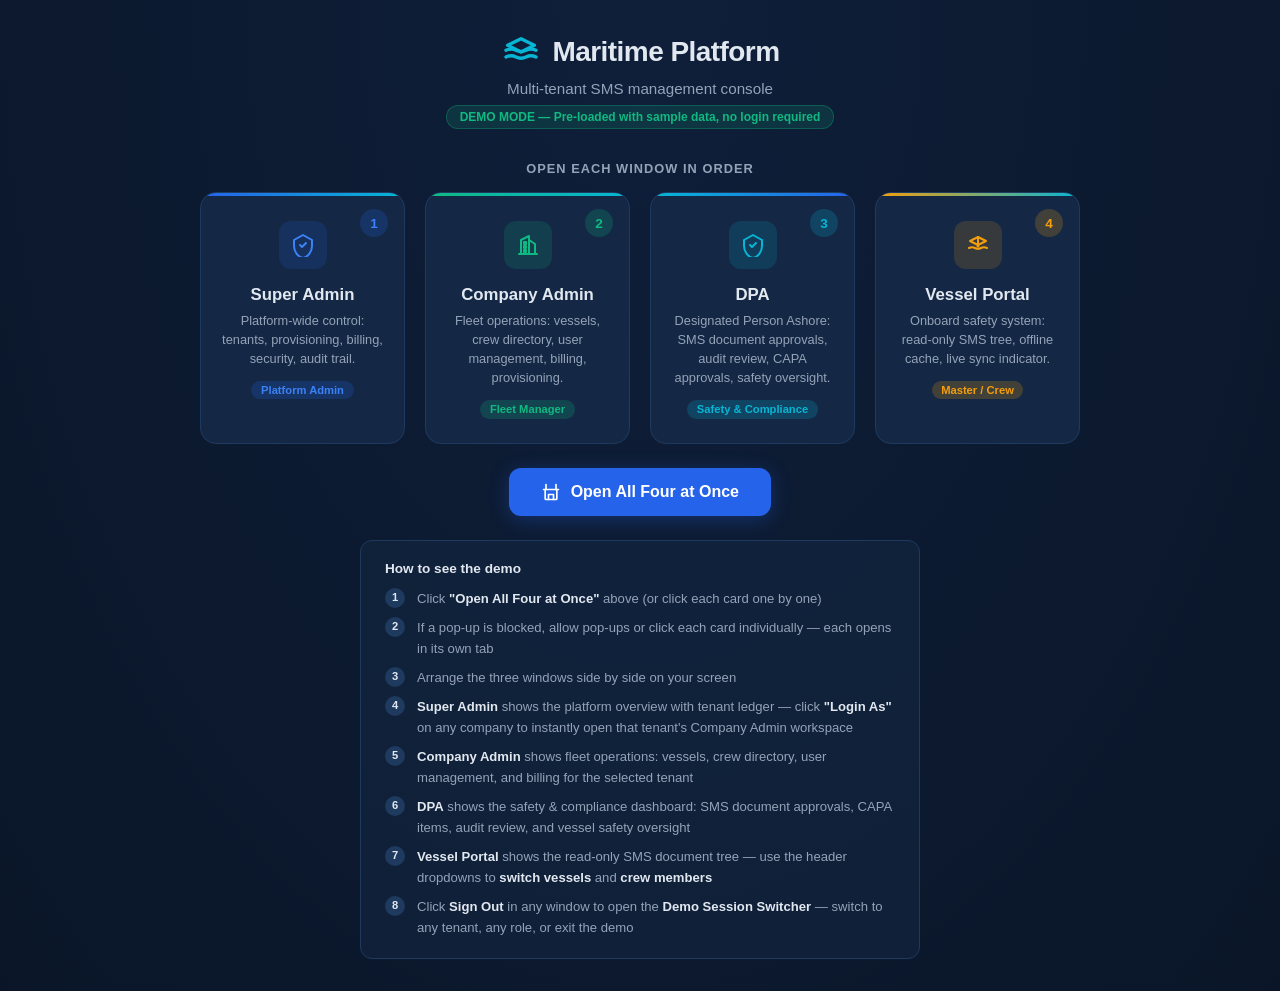
<file: public/launch.html>
<!DOCTYPE html>
<html lang="en">
<head>
<meta charset="UTF-8" />
<meta name="viewport" content="width=device-width, initial-scale=1.0" />
<title>Maritime Platform — Demo Launch Console</title>
<style>
  :root {
    --bg: #0a1628;
    --bg2: #0f1f3a;
    --card: #142845;
    --card-hover: #1a3155;
    --border: #1e3a5f;
    --text: #e2e8f0;
    --muted: #94a3b8;
    --primary: #2563eb;
    --primary-hover: #3b82f6;
    --accent: #06b6d4;
    --success: #10b981;
    --warning: #f59e0b;
  }
  * { margin: 0; padding: 0; box-sizing: border-box; }
  body {
    font-family: -apple-system, BlinkMacSystemFont, 'Segoe UI', Roboto, sans-serif;
    background: radial-gradient(ellipse at top, var(--bg2), var(--bg));
    min-height: 100vh;
    color: var(--text);
    display: flex;
    align-items: center;
    justify-content: center;
    padding: 2rem 1rem;
  }
  .container { max-width: 880px; width: 100%; text-align: center; }
  .logo { display: flex; align-items: center; justify-content: center; gap: 0.75rem; margin-bottom: 0.5rem; }
  .logo svg { width: 40px; height: 40px; color: var(--accent); }
  .logo h1 { font-size: 1.75rem; font-weight: 700; letter-spacing: -0.02em; }
  .tagline { color: var(--muted); font-size: 0.95rem; margin-bottom: 0.5rem; }
  .demo-badge {
    display: inline-block;
    background: rgba(16, 185, 129, 0.15);
    color: var(--success);
    font-size: 0.75rem;
    font-weight: 600;
    padding: 0.25rem 0.8rem;
    border-radius: 999px;
    margin-bottom: 2rem;
    border: 1px solid rgba(16, 185, 129, 0.3);
  }

  .steps-label {
    font-size: 0.8rem;
    font-weight: 600;
    color: var(--muted);
    text-transform: uppercase;
    letter-spacing: 0.08em;
    margin-bottom: 1rem;
  }

  .cards { display: grid; grid-template-columns: repeat(4, 1fr); gap: 1.25rem; margin-bottom: 1.5rem; }
  @media (max-width: 960px) { .cards { grid-template-columns: repeat(2, 1fr); } }
  @media (max-width: 720px) { .cards { grid-template-columns: 1fr; } }

  .card {
    background: var(--card);
    border: 1px solid var(--border);
    border-radius: 16px;
    padding: 1.75rem 1.25rem 1.5rem;
    transition: transform 0.2s, border-color 0.2s, box-shadow 0.2s, background 0.2s;
    cursor: pointer;
    position: relative;
    overflow: hidden;
    text-decoration: none;
    color: inherit;
    display: block;
  }
  .card:hover {
    transform: translateY(-4px);
    border-color: var(--primary);
    box-shadow: 0 12px 40px rgba(37, 99, 235, 0.15);
    background: var(--card-hover);
  }
  .card::before {
    content: '';
    position: absolute;
    top: 0; left: 0; right: 0;
    height: 3px;
    border-radius: 16px 16px 0 0;
  }
  .card.super::before { background: linear-gradient(90deg, var(--primary), var(--accent)); }
  .card.company::before { background: linear-gradient(90deg, var(--success), var(--accent)); }
  .card.dpa::before { background: linear-gradient(90deg, var(--accent), var(--primary)); }
  .card.vessel::before { background: linear-gradient(90deg, var(--warning), var(--accent)); }

  .step-num {
    position: absolute;
    top: 1rem;
    right: 1rem;
    width: 28px;
    height: 28px;
    border-radius: 50%;
    display: flex;
    align-items: center;
    justify-content: center;
    font-size: 0.85rem;
    font-weight: 700;
  }
  .card.super .step-num { background: rgba(37, 99, 235, 0.2); color: var(--primary-hover); }
  .card.company .step-num { background: rgba(16, 185, 129, 0.2); color: var(--success); }
  .card.dpa .step-num { background: rgba(6, 182, 212, 0.2); color: var(--accent); }
  .card.vessel .step-num { background: rgba(245, 158, 11, 0.2); color: var(--warning); }

  .card-icon { width: 48px; height: 48px; border-radius: 12px; display: flex; align-items: center; justify-content: center; margin: 0 auto 1rem; }
  .card.super .card-icon { background: rgba(37, 99, 235, 0.15); color: var(--primary-hover); }
  .card.company .card-icon { background: rgba(16, 185, 129, 0.15); color: var(--success); }
  .card.dpa .card-icon { background: rgba(6, 182, 212, 0.15); color: var(--accent); }
  .card.vessel .card-icon { background: rgba(245, 158, 11, 0.15); color: var(--warning); }
  .card-icon svg { width: 24px; height: 24px; }

  .card h3 { font-size: 1.05rem; font-weight: 600; margin-bottom: 0.35rem; }
  .card p { font-size: 0.8rem; color: var(--muted); line-height: 1.5; margin-bottom: 0.75rem; }
  .card .role-tag { font-size: 0.7rem; font-weight: 600; padding: 0.2rem 0.6rem; border-radius: 999px; display: inline-block; }
  .card.super .role-tag { background: rgba(37, 99, 235, 0.2); color: var(--primary-hover); }
  .card.company .role-tag { background: rgba(16, 185, 129, 0.2); color: var(--success); }
  .card.dpa .role-tag { background: rgba(6, 182, 212, 0.2); color: var(--accent); }
  .card.vessel .role-tag { background: rgba(245, 158, 11, 0.2); color: var(--warning); }

  .launch-all {
    display: inline-flex;
    align-items: center;
    gap: 0.6rem;
    background: var(--primary);
    color: white;
    border: none;
    border-radius: 12px;
    padding: 0.9rem 2rem;
    font-size: 1rem;
    font-weight: 600;
    cursor: pointer;
    transition: background 0.2s, transform 0.1s;
    box-shadow: 0 4px 20px rgba(37, 99, 235, 0.3);
    margin-bottom: 1.5rem;
  }
  .launch-all:hover { background: var(--primary-hover); transform: translateY(-1px); }
  .launch-all:active { transform: translateY(0); }
  .launch-all svg { width: 20px; height: 20px; }

  .popup-warning {
    display: none;
    background: rgba(245, 158, 11, 0.1);
    border: 1px solid rgba(245, 158, 11, 0.3);
    border-radius: 10px;
    padding: 0.8rem 1.2rem;
    font-size: 0.82rem;
    color: var(--warning);
    margin-bottom: 1.5rem;
    max-width: 560px;
    margin-left: auto;
    margin-right: auto;
  }
  .popup-warning.show { display: block; }

  .instructions {
    background: rgba(20, 40, 69, 0.5);
    border: 1px solid var(--border);
    border-radius: 12px;
    padding: 1.25rem 1.5rem;
    text-align: left;
    max-width: 560px;
    margin: 0 auto;
  }
  .instructions h4 { font-size: 0.85rem; font-weight: 600; color: var(--text); margin-bottom: 0.75rem; }
  .instructions ol { list-style: none; counter-reset: step; }
  .instructions li {
    counter-increment: step;
    font-size: 0.82rem;
    color: var(--muted);
    line-height: 1.6;
    padding-left: 2rem;
    position: relative;
    margin-bottom: 0.5rem;
  }
  .instructions li::before {
    content: counter(step);
    position: absolute;
    left: 0;
    top: 0;
    width: 20px;
    height: 20px;
    border-radius: 50%;
    background: var(--border);
    color: var(--text);
    font-size: 0.7rem;
    font-weight: 700;
    display: flex;
    align-items: center;
    justify-content: center;
  }
  .instructions li strong { color: var(--text); }
  .instructions li:last-child { margin-bottom: 0; }
</style>
</head>
<body>
<div class="container">
  <div class="logo">
    <svg viewBox="0 0 24 24" fill="none" stroke="currentColor" stroke-width="2" stroke-linecap="round" stroke-linejoin="round"><path d="M3 15c2-1 4-1 6 0s4 1 6 0 4-1 6 0"/><path d="M3 11c2-1 4-1 6 0s4 1 6 0 4-1 6 0"/><path d="M12 4l8 4-8 4-8-4 8-4z"/></svg>
    <h1>Maritime Platform</h1>
  </div>
  <p class="tagline">Multi-tenant SMS management console</p>
  <span class="demo-badge">DEMO MODE — Pre-loaded with sample data, no login required</span>

  <div class="steps-label">Open each window in order</div>

  <div class="cards">
    <a class="card super" href="/?view=superadmin" target="_blank" onclick="openWindow(event, 'superadmin')">
      <div class="step-num">1</div>
      <div class="card-icon"><svg viewBox="0 0 24 24" fill="none" stroke="currentColor" stroke-width="2" stroke-linecap="round" stroke-linejoin="round"><path d="M12 2L3 7v6c0 5.5 3.8 10.7 9 12 5.2-1.3 9-6.5 9-12V7l-9-5z"/><path d="M9 12l2 2 4-4"/></svg></div>
      <h3>Super Admin</h3>
      <p>Platform-wide control: tenants, provisioning, billing, security, audit trail.</p>
      <span class="role-tag">Platform Admin</span>
    </a>
    <a class="card company" href="/?view=company" target="_blank" onclick="openWindow(event, 'company')">
      <div class="step-num">2</div>
      <div class="card-icon"><svg viewBox="0 0 24 24" fill="none" stroke="currentColor" stroke-width="2" stroke-linecap="round" stroke-linejoin="round"><path d="M3 21h18"/><path d="M5 21V7l8-4v18"/><path d="M19 21V11l-6-4"/><rect x="8" y="9" width="2" height="2"/><rect x="8" y="13" width="2" height="2"/><rect x="8" y="17" width="2" height="2"/></svg></div>
      <h3>Company Admin</h3>
      <p>Fleet operations: vessels, crew directory, user management, billing, provisioning.</p>
      <span class="role-tag">Fleet Manager</span>
    </a>
    <a class="card dpa" href="/?view=dpa" target="_blank" onclick="openWindow(event, 'dpa')">
      <div class="step-num">3</div>
      <div class="card-icon"><svg viewBox="0 0 24 24" fill="none" stroke="currentColor" stroke-width="2" stroke-linecap="round" stroke-linejoin="round"><path d="M12 2L3 7v6c0 5.5 3.8 10.7 9 12 5.2-1.3 9-6.5 9-12V7l-9-5z"/><path d="M9 12l2 2 4-4"/></svg></div>
      <h3>DPA</h3>
      <p>Designated Person Ashore: SMS document approvals, audit review, CAPA approvals, safety oversight.</p>
      <span class="role-tag">Safety & Compliance</span>
    </a>
    <a class="card vessel" href="/?view=vessel" target="_blank" onclick="openWindow(event, 'vessel')">
      <div class="step-num">4</div>
      <div class="card-icon"><svg viewBox="0 0 24 24" fill="none" stroke="currentColor" stroke-width="2" stroke-linecap="round" stroke-linejoin="round"><path d="M3 15c2-1 4-1 6 0s4 1 6 0 4-1 6 0"/><path d="M12 4v9"/><path d="M12 4l8 4-8 4-8-4 8-4z"/><circle cx="12" cy="13" r="0.5" fill="currentColor"/></svg></div>
      <h3>Vessel Portal</h3>
      <p>Onboard safety system: read-only SMS tree, offline cache, live sync indicator.</p>
      <span class="role-tag">Master / Crew</span>
    </a>
  </div>

  <button class="launch-all" onclick="openAll()">
    <svg viewBox="0 0 24 24" fill="none" stroke="currentColor" stroke-width="2" stroke-linecap="round" stroke-linejoin="round"><path d="M6 3v6"/><path d="M18 3v6"/><path d="M3 9h18"/><path d="M5 9v11a1 1 0 0 0 1 1h12a1 1 0 0 0 1-1V9"/><path d="M9 21v-6h6v6"/></svg>
    Open All Four at Once
  </button>

  <div id="popupWarning" class="popup-warning">
    Pop-up was blocked by your browser. Click each card above individually to open that window, or allow pop-ups for this page.
  </div>

  <div class="instructions">
    <h4>How to see the demo</h4>
    <ol>
      <li>Click <strong>"Open All Four at Once"</strong> above (or click each card one by one)</li>
      <li>If a pop-up is blocked, allow pop-ups or click each card individually — each opens in its own tab</li>
      <li>Arrange the three windows side by side on your screen</li>
      <li><strong>Super Admin</strong> shows the platform overview with tenant ledger — click <strong>"Login As"</strong> on any company to instantly open that tenant's Company Admin workspace</li>
      <li><strong>Company Admin</strong> shows fleet operations: vessels, crew directory, user management, and billing for the selected tenant</li>
      <li><strong>DPA</strong> shows the safety & compliance dashboard: SMS document approvals, CAPA items, audit review, and vessel safety oversight</li>
      <li><strong>Vessel Portal</strong> shows the read-only SMS document tree — use the header dropdowns to <strong>switch vessels</strong> and <strong>crew members</strong></li>
      <li>Click <strong>Sign Out</strong> in any window to open the <strong>Demo Session Switcher</strong> — switch to any tenant, any role, or exit the demo</li>
    </ol>
  </div>
</div>

<script>
  var base = window.location.origin + window.location.pathname.replace(/\/launch\.html$/, '/');
  var params = { superadmin: '?view=superadmin', company: '?view=company', dpa: '?view=dpa', vessel: '?view=vessel' };
  var features = 'width=1100,height=800,scrollbars=1';
  var popupBlocked = false;

  function openWindow(e, view) {
    if (e) e.preventDefault();
    var w = window.open(base + params[view], 'maritime_' + view, features);
    if (!w || w.closed || typeof w.closed == 'undefined') {
      popupBlocked = true;
      document.getElementById('popupWarning').classList.add('show');
    }
  }

  function openAll() {
    popupBlocked = false;
    openWindow(null, 'superadmin');
    openWindow(null, 'company');
    openWindow(null, 'dpa');
    openWindow(null, 'vessel');
    if (popupBlocked) {
      document.getElementById('popupWarning').classList.add('show');
    }
  }
</script>
</body>
</html>
</file>
